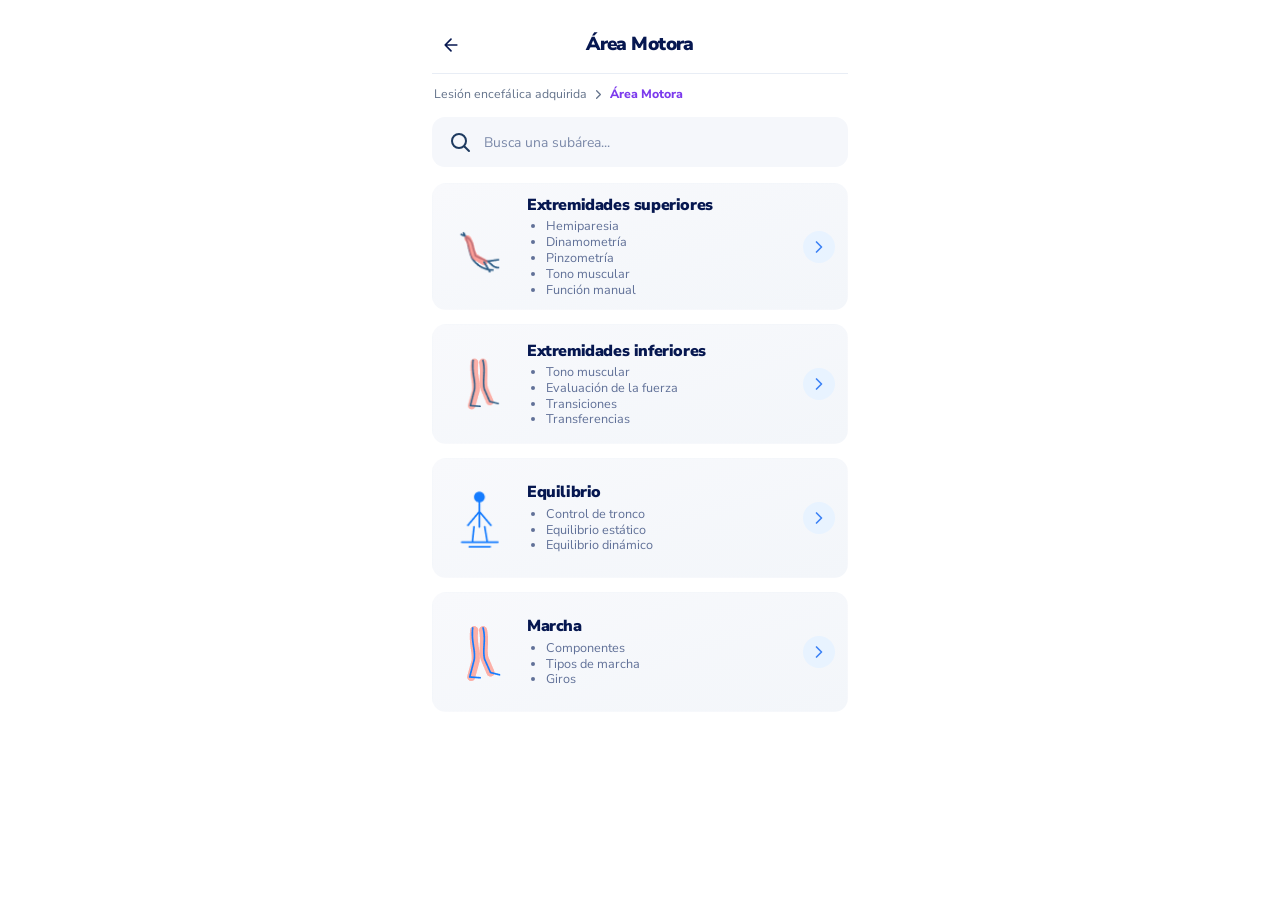
<file: index.html>
<!DOCTYPE html>
<html lang="es">
<head>
<meta charset="UTF-8">
<meta name="viewport" content="width=device-width, initial-scale=1, viewport-fit=cover">
<title>Área Motora · Consulta fisioterapia</title>
<link rel="preconnect" href="https://fonts.googleapis.com">
<link rel="preconnect" href="https://fonts.gstatic.com" crossorigin>
<link href="https://fonts.googleapis.com/css2?family=Montserrat:wght@400;600;700&family=Nunito+Sans:wght@300;400;800;900&display=swap" rel="stylesheet">
<link rel="stylesheet" href="css/styles.css">
</head>
<body>
<main class="app">
<header class="header light"><span class="back" aria-hidden="true"><i data-i="back" class=""></i></span><h1>Área Motora</h1></header>
<nav class="crumbs" aria-label="Ruta de navegación"><span>Lesión encefálica adquirida</span><i data-i="sep" class="sep"></i><span class="current" aria-current="page">Área Motora</span></nav>
<label class="search"><i data-i="search" class=""></i><input type="search" placeholder="Busca una subárea..." aria-label="Busca una subárea..."></label><div class="cards" data-search><div class="card disabled" aria-disabled="true"><img src="assets/img/ext-sup.png" alt=""><div><h2>Extremidades superiores</h2><ul><li>Hemiparesia</li><li>Dinamometría</li><li>Pinzometría</li><li>Tono muscular</li><li>Función manual</li></ul></div><span class="chip"><i data-i="next" class=""></i></span></div><div class="card disabled" aria-disabled="true"><img src="assets/img/ext-inf.png" alt=""><div><h2>Extremidades inferiores</h2><ul><li>Tono muscular</li><li>Evaluación de la fuerza</li><li>Transiciones</li><li>Transferencias</li></ul></div><span class="chip"><i data-i="next" class=""></i></span></div><div class="card disabled" aria-disabled="true"><img src="assets/img/equilibrio.png" alt=""><div><h2>Equilibrio</h2><ul><li>Control de tronco</li><li>Equilibrio estático</li><li>Equilibrio dinámico</li></ul></div><span class="chip"><i data-i="next" class=""></i></span></div><a class="card" href="marcha.html"><img src="assets/img/marcha.png" alt=""><div><h2>Marcha</h2><ul><li>Componentes</li><li>Tipos de marcha</li><li>Giros</li></ul></div><span class="chip"><i data-i="next" class=""></i></span></a></div><p class="empty">Sin resultados</p>
</main>

<script src="js/app.js"></script>
</body>
</html>
</file>
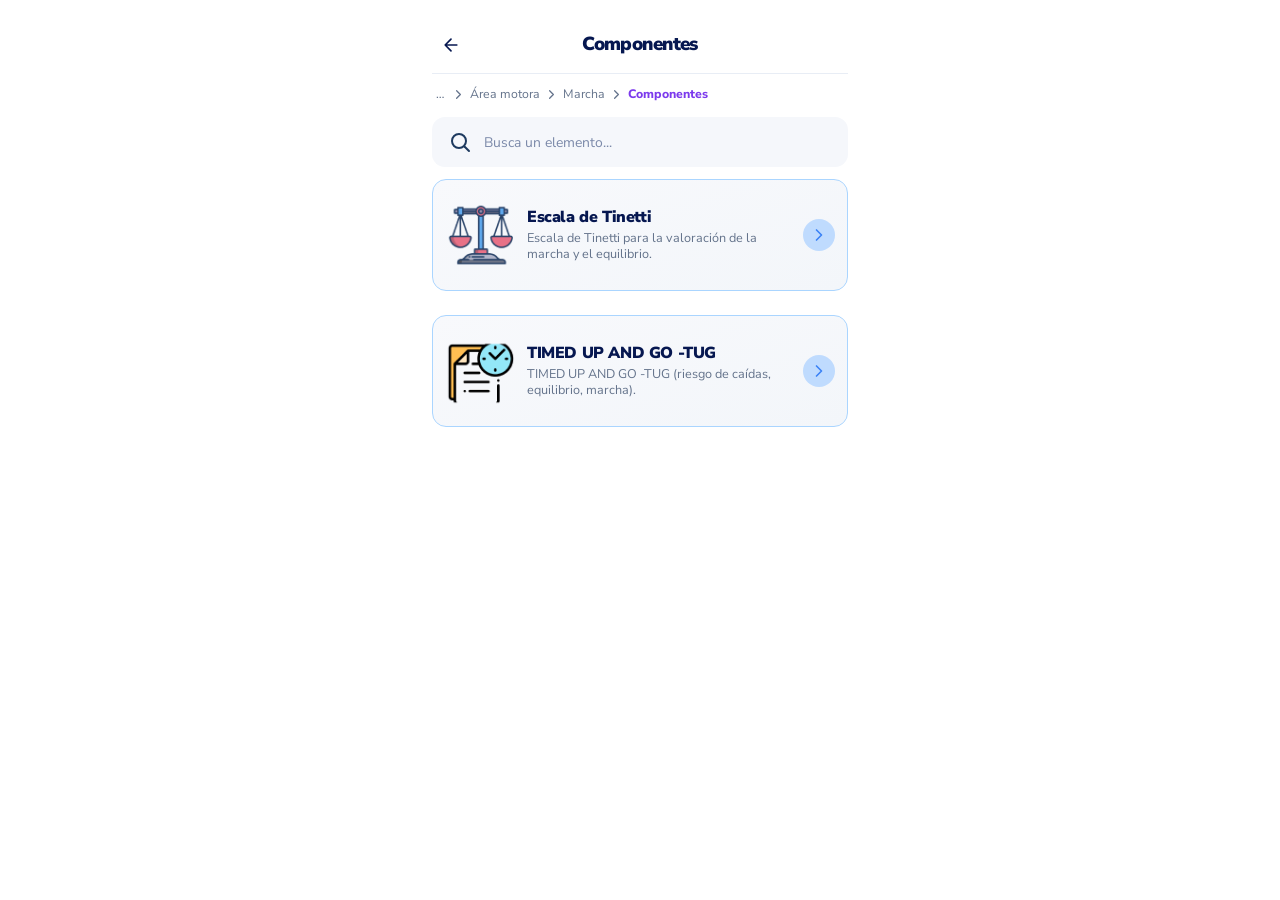
<file: componentes.html>
<!DOCTYPE html>
<html lang="es">
<head>
<meta charset="UTF-8">
<meta name="viewport" content="width=device-width, initial-scale=1, viewport-fit=cover">
<title>Componentes · Consulta fisioterapia</title>
<link rel="preconnect" href="https://fonts.googleapis.com">
<link rel="preconnect" href="https://fonts.gstatic.com" crossorigin>
<link href="https://fonts.googleapis.com/css2?family=Montserrat:wght@400;600;700&family=Nunito+Sans:wght@300;400;800;900&display=swap" rel="stylesheet">
<link rel="stylesheet" href="css/styles.css">
</head>
<body>
<main class="app">
<header class="header light"><a class="back" href="marcha.html" aria-label="Regresar"><i data-i="back" class=""></i></a><h1>Componentes</h1></header>
<nav class="crumbs" aria-label="Ruta de navegación"><span>Lesión encefálica adquirida</span><i data-i="sep" class="sep"></i><a href="index.html">Área motora</a><i data-i="sep" class="sep"></i><a href="marcha.html">Marcha</a><i data-i="sep" class="sep"></i><span class="current" aria-current="page">Componentes</span></nav>
<label class="search"><i data-i="search" class=""></i><input type="search" placeholder="Busca un elemento..." aria-label="Busca un elemento..."></label><div class="items" data-search><a class="item" href="tinetti.html"><img src="assets/img/tinetti.png" alt=""><div><h2>Escala de Tinetti</h2><p>Escala de Tinetti para la valoración de la marcha y el equilibrio.</p></div><span class="chip"><i data-i="next" class=""></i></span></a><a class="item" href="tug.html"><img src="assets/img/tug.png" alt=""><div><h2>TIMED UP AND GO -TUG</h2><p>TIMED UP AND GO -TUG  (riesgo de caídas, equilibrio, marcha).</p></div><span class="chip"><i data-i="next" class=""></i></span></a></div><p class="empty">Sin resultados</p>
</main>

<script src="js/app.js"></script>
</body>
</html>
</file>
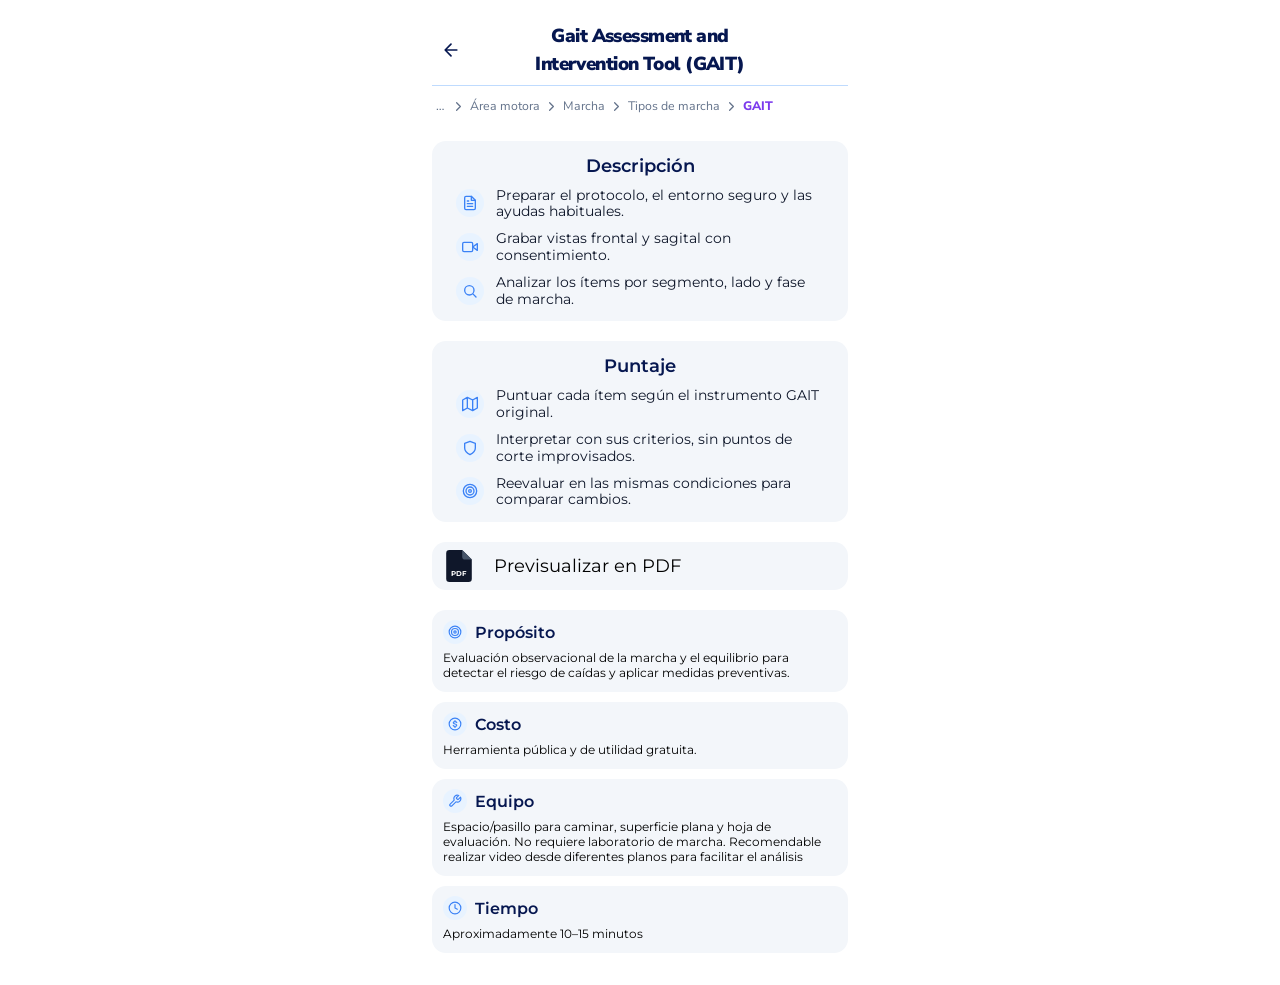
<file: gait.html>
<!DOCTYPE html>
<html lang="es">
<head>
<meta charset="UTF-8">
<meta name="viewport" content="width=device-width, initial-scale=1, viewport-fit=cover">
<title>Gait Assessment and Intervention Tool (GAIT) · Consulta fisioterapia</title>
<link rel="preconnect" href="https://fonts.googleapis.com">
<link rel="preconnect" href="https://fonts.gstatic.com" crossorigin>
<link href="https://fonts.googleapis.com/css2?family=Montserrat:wght@400;600;700&family=Nunito+Sans:wght@300;400;800;900&display=swap" rel="stylesheet">
<link rel="stylesheet" href="css/styles.css">
</head>
<body>
<main class="app">
<header class="header"><a class="back" href="tipos.html" aria-label="Regresar"><i data-i="back" class=""></i></a><h1>Gait Assessment and<br>Intervention Tool (GAIT)</h1></header>
<nav class="crumbs" aria-label="Ruta de navegación"><span>Lesión encefálica adquirida</span><i data-i="sep" class="sep"></i><a href="index.html">Área motora</a><i data-i="sep" class="sep"></i><a href="marcha.html">Marcha</a><i data-i="sep" class="sep"></i><a href="tipos.html">Tipos de marcha</a><i data-i="sep" class="sep"></i><span class="current" aria-current="page">GAIT</span></nav>
<div class="content"><section class="box"><h3>Descripción</h3><ul class="vlist"><li><span class="ic"><i data-i="file" class=""></i></span><p>Preparar el protocolo, el entorno seguro y las ayudas habituales.</p></li><li><span class="ic"><i data-i="video" class=""></i></span><p>Grabar vistas frontal y sagital con consentimiento.</p></li><li><span class="ic"><i data-i="search" class=""></i></span><p>Analizar los ítems por segmento, lado y fase de marcha.</p></li></ul></section><section class="box"><h3>Puntaje</h3><ul class="vlist"><li><span class="ic"><i data-i="map" class=""></i></span><p>Puntuar cada ítem según el instrumento GAIT original.</p></li><li><span class="ic"><i data-i="shield" class=""></i></span><p>Interpretar con sus criterios, sin puntos de corte improvisados.</p></li><li><span class="ic"><i data-i="target" class=""></i></span><p>Reevaluar en las mismas condiciones para comparar cambios.</p></li></ul></section><button class="pdf-btn" data-pdf="gait" data-pages="7"><svg viewBox="0 0 16 20" aria-hidden="true"><path d="M2 0h8l6 6v12a2 2 0 0 1-2 2H2a2 2 0 0 1-2-2V2a2 2 0 0 1 2-2z" fill="#0f172a"/><path d="M10 0v4a2 2 0 0 0 2 2h4z" fill="#475569"/><text x="8" y="16" fill="#fff" font-size="4.2" font-weight="700" font-family="Montserrat,sans-serif" text-anchor="middle">PDF</text></svg>Previsualizar en PDF</button><div class="info"><section><h4><span class="ic"><i data-i="target" class=""></i></span>Propósito</h4><p>Evaluación observacional de la marcha y el equilibrio para detectar el riesgo de caídas y aplicar medidas preventivas.</p></section><section><h4><span class="ic"><i data-i="coin" class=""></i></span>Costo</h4><p>Herramienta pública y de utilidad gratuita.</p></section><section><h4><span class="ic"><i data-i="tool" class=""></i></span>Equipo</h4><p>Espacio/pasillo para caminar, superficie plana y hoja de evaluación. No requiere laboratorio de marcha. Recomendable realizar video desde diferentes planos para facilitar el análisis</p></section><section><h4><span class="ic"><i data-i="clock" class=""></i></span>Tiempo</h4><p>Aproximadamente 10–15 minutos</p></section></div></div>
</main>
<div class="modal" role="dialog" aria-modal="true" aria-label="Visualizador de PDF">
<button class="close" aria-label="Cerrar"><i data-i="x" class=""></i></button>
<div class="sheet"><img alt="Página del documento"></div>
<div class="pager"><button data-go="-1" aria-label="Página anterior"><i data-i="prev" class=""></i></button><span class="num">1</span>-<span class="total">1</span><button data-go="1" aria-label="Página siguiente"><i data-i="next" class=""></i></button></div>
<a class="open-pdf" target="_blank" rel="noopener">Abrir PDF completo</a>
</div>
<script src="js/app.js"></script>
</body>
</html>
</file>
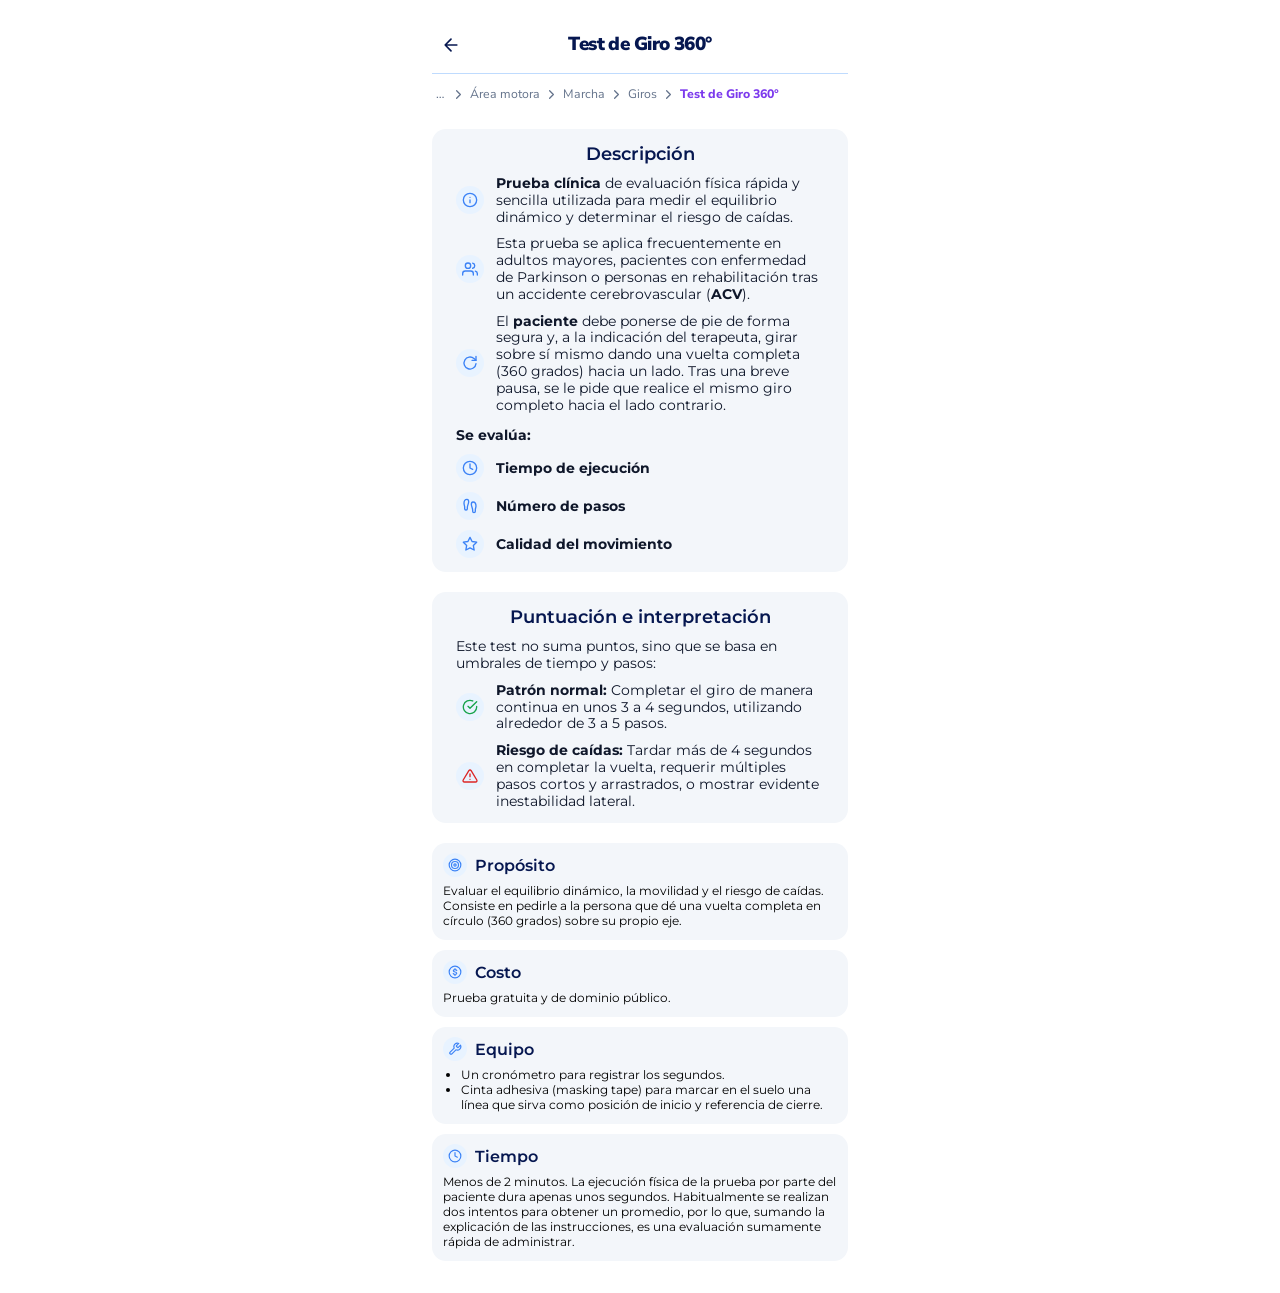
<file: giro360.html>
<!DOCTYPE html>
<html lang="es">
<head>
<meta charset="UTF-8">
<meta name="viewport" content="width=device-width, initial-scale=1, viewport-fit=cover">
<title>Test de Giro 360° · Consulta fisioterapia</title>
<link rel="preconnect" href="https://fonts.googleapis.com">
<link rel="preconnect" href="https://fonts.gstatic.com" crossorigin>
<link href="https://fonts.googleapis.com/css2?family=Montserrat:wght@400;600;700&family=Nunito+Sans:wght@300;400;800;900&display=swap" rel="stylesheet">
<link rel="stylesheet" href="css/styles.css">
</head>
<body>
<main class="app">
<header class="header"><a class="back" href="giros.html" aria-label="Regresar"><i data-i="back" class=""></i></a><h1>Test de Giro 360°</h1></header>
<nav class="crumbs" aria-label="Ruta de navegación"><span>Lesión encefálica adquirida</span><i data-i="sep" class="sep"></i><a href="index.html">Área motora</a><i data-i="sep" class="sep"></i><a href="marcha.html">Marcha</a><i data-i="sep" class="sep"></i><a href="giros.html">Giros</a><i data-i="sep" class="sep"></i><span class="current" aria-current="page">Test de Giro 360°</span></nav>
<div class="content"><section class="box"><h3>Descripción</h3><ul class="vlist"><li><span class="ic"><i data-i="info" class=""></i></span><p><b>Prueba clínica</b> de evaluación física rápida y sencilla utilizada para medir el equilibrio dinámico y determinar el riesgo de caídas.</p></li><li><span class="ic"><i data-i="users" class=""></i></span><p>Esta prueba se aplica frecuentemente en adultos mayores, pacientes con enfermedad de Parkinson o personas en rehabilitación tras un accidente cerebrovascular (<b>ACV</b>).</p></li><li><span class="ic"><i data-i="rotate" class=""></i></span><p>El <b>paciente</b> debe ponerse de pie de forma segura y, a la indicación del terapeuta, girar sobre sí mismo dando una vuelta completa (360 grados) hacia un lado. Tras una breve pausa, se le pide que realice el mismo giro completo hacia el lado contrario.</p></li></ul><p style="margin:14px 0 10px"><b>Se evalúa:</b></p><ul class="vlist"><li><span class="ic"><i data-i="clock" class=""></i></span><p><b>Tiempo de ejecución</b></p></li><li><span class="ic"><i data-i="steps" class=""></i></span><p><b>Número de pasos</b></p></li><li><span class="ic"><i data-i="star" class=""></i></span><p><b>Calidad del movimiento</b></p></li></ul></section><section class="box"><h3>Puntuación e interpretación</h3><p>Este test no suma puntos, sino que se basa en umbrales de tiempo y pasos:</p><ul class="vlist"><li><span class="ic ok"><i data-i="check" class=""></i></span><p><b>Patrón normal:</b> Completar el giro de manera continua en unos 3 a 4 segundos, utilizando alrededor de 3 a 5 pasos.</p></li><li><span class="ic bad"><i data-i="alert" class=""></i></span><p><b>Riesgo de caídas:</b> Tardar más de 4 segundos en completar la vuelta, requerir múltiples pasos cortos y arrastrados, o mostrar evidente inestabilidad lateral.</p></li></ul></section><div class="info"><section><h4><span class="ic"><i data-i="target" class=""></i></span>Propósito</h4><p>Evaluar el equilibrio dinámico, la movilidad y el riesgo de caídas. Consiste en pedirle a la persona que dé una vuelta completa en círculo (360 grados) sobre su propio eje.</p></section><section><h4><span class="ic"><i data-i="coin" class=""></i></span>Costo</h4><p>Prueba gratuita y de dominio público.</p></section><section><h4><span class="ic"><i data-i="tool" class=""></i></span>Equipo</h4><ul><li>Un cronómetro para registrar los segundos.</li><li>Cinta adhesiva (masking tape) para marcar en el suelo una línea que sirva como posición de inicio y referencia de cierre.</li></ul></section><section><h4><span class="ic"><i data-i="clock" class=""></i></span>Tiempo</h4><p>Menos de 2 minutos. La ejecución física de la prueba por parte del paciente dura apenas unos segundos. Habitualmente se realizan dos intentos para obtener un promedio, por lo que, sumando la explicación de las instrucciones, es una evaluación sumamente rápida de administrar.</p></section></div></div>
</main>

<script src="js/app.js"></script>
</body>
</html>
</file>
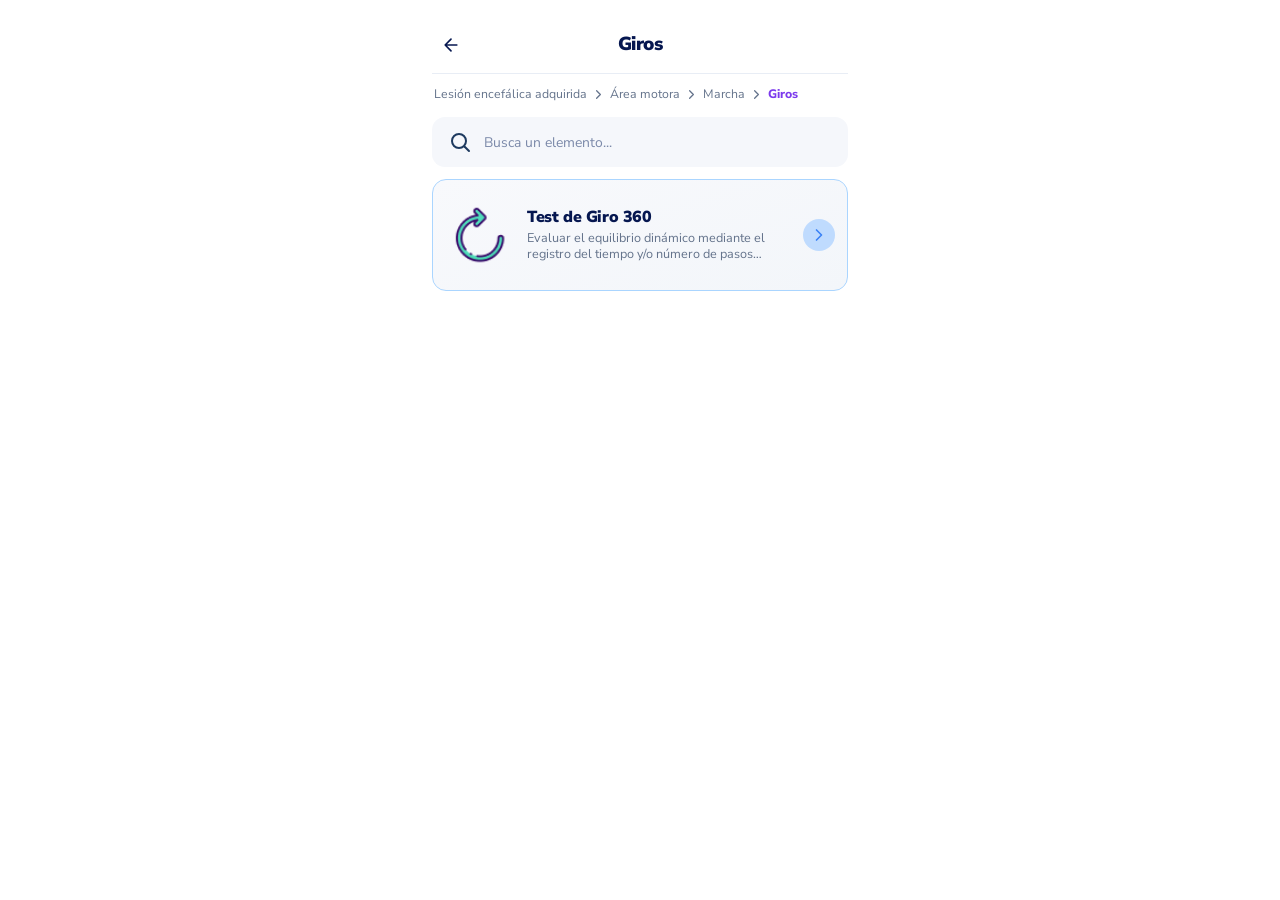
<file: giros.html>
<!DOCTYPE html>
<html lang="es">
<head>
<meta charset="UTF-8">
<meta name="viewport" content="width=device-width, initial-scale=1, viewport-fit=cover">
<title>Giros · Consulta fisioterapia</title>
<link rel="preconnect" href="https://fonts.googleapis.com">
<link rel="preconnect" href="https://fonts.gstatic.com" crossorigin>
<link href="https://fonts.googleapis.com/css2?family=Montserrat:wght@400;600;700&family=Nunito+Sans:wght@300;400;800;900&display=swap" rel="stylesheet">
<link rel="stylesheet" href="css/styles.css">
</head>
<body>
<main class="app">
<header class="header light"><a class="back" href="marcha.html" aria-label="Regresar"><i data-i="back" class=""></i></a><h1>Giros</h1></header>
<nav class="crumbs" aria-label="Ruta de navegación"><span>Lesión encefálica adquirida</span><i data-i="sep" class="sep"></i><a href="index.html">Área motora</a><i data-i="sep" class="sep"></i><a href="marcha.html">Marcha</a><i data-i="sep" class="sep"></i><span class="current" aria-current="page">Giros</span></nav>
<label class="search"><i data-i="search" class=""></i><input type="search" placeholder="Busca un elemento..." aria-label="Busca un elemento..."></label><div class="items" data-search><a class="item" href="giro360.html"><img src="assets/img/giro360.png" alt=""><div><h2>Test de Giro 360</h2><p>Evaluar el equilibrio dinámico mediante el registro del tiempo y/o número de pasos…</p></div><span class="chip"><i data-i="next" class=""></i></span></a></div><p class="empty">Sin resultados</p>
</main>

<script src="js/app.js"></script>
</body>
</html>
</file>
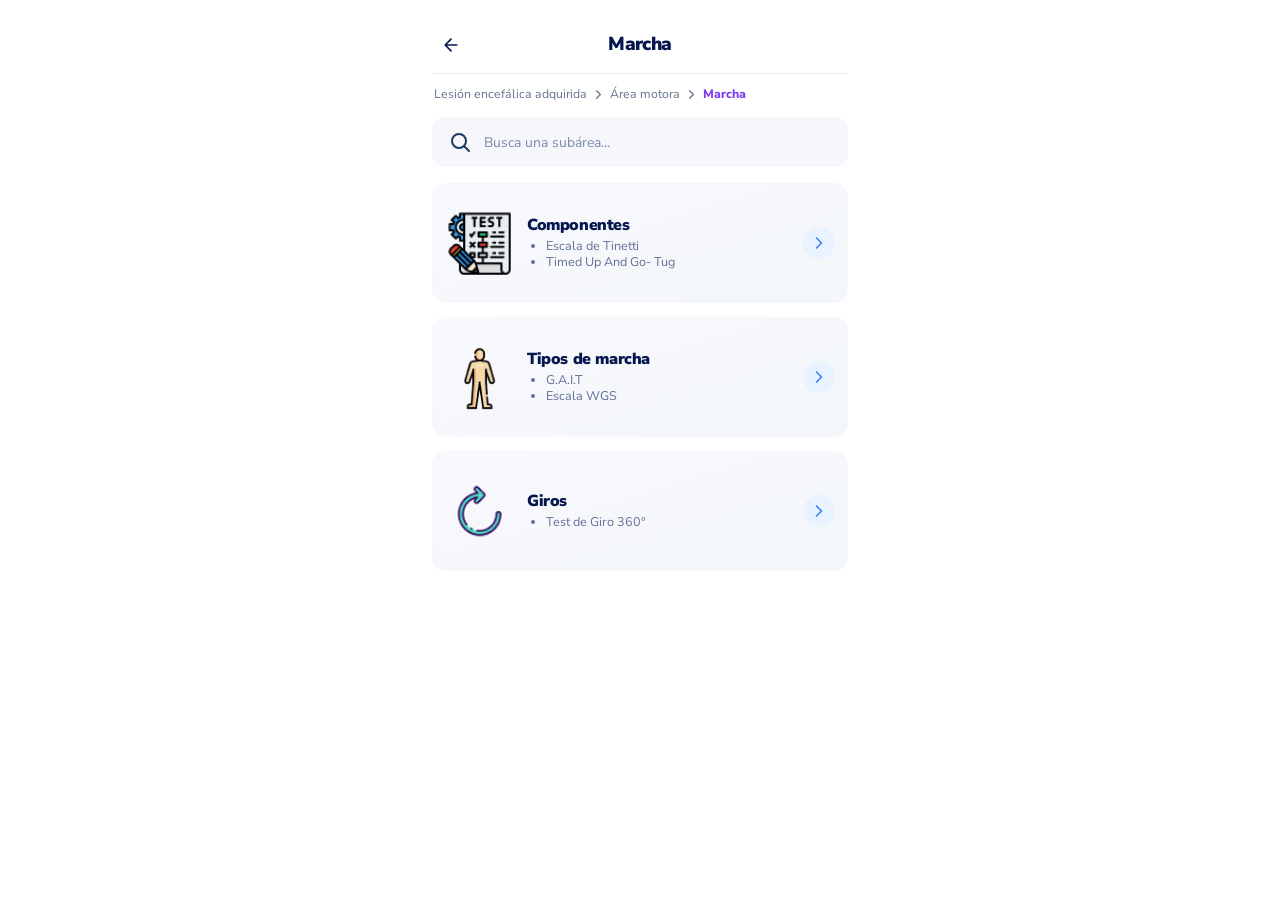
<file: marcha.html>
<!DOCTYPE html>
<html lang="es">
<head>
<meta charset="UTF-8">
<meta name="viewport" content="width=device-width, initial-scale=1, viewport-fit=cover">
<title>Marcha · Consulta fisioterapia</title>
<link rel="preconnect" href="https://fonts.googleapis.com">
<link rel="preconnect" href="https://fonts.gstatic.com" crossorigin>
<link href="https://fonts.googleapis.com/css2?family=Montserrat:wght@400;600;700&family=Nunito+Sans:wght@300;400;800;900&display=swap" rel="stylesheet">
<link rel="stylesheet" href="css/styles.css">
</head>
<body>
<main class="app">
<header class="header light"><a class="back" href="index.html" aria-label="Regresar"><i data-i="back" class=""></i></a><h1>Marcha</h1></header>
<nav class="crumbs" aria-label="Ruta de navegación"><span>Lesión encefálica adquirida</span><i data-i="sep" class="sep"></i><a href="index.html">Área motora</a><i data-i="sep" class="sep"></i><span class="current" aria-current="page">Marcha</span></nav>
<label class="search"><i data-i="search" class=""></i><input type="search" placeholder="Busca una subárea..." aria-label="Busca una subárea..."></label><div class="cards" data-search><a class="card" href="componentes.html"><img src="assets/img/componentes.png" alt=""><div><h2>Componentes</h2><ul><li>Escala de Tinetti</li><li>Timed Up And Go- Tug</li></ul></div><span class="chip"><i data-i="next" class=""></i></span></a><a class="card" href="tipos.html"><img src="assets/img/tipos.png" alt=""><div><h2>Tipos de marcha</h2><ul><li>G.A.I.T</li><li>Escala WGS</li></ul></div><span class="chip"><i data-i="next" class=""></i></span></a><a class="card" href="giros.html"><img src="assets/img/giros.png" alt=""><div><h2>Giros</h2><ul><li>Test de Giro 360°</li></ul></div><span class="chip"><i data-i="next" class=""></i></span></a></div><p class="empty">Sin resultados</p>
</main>

<script src="js/app.js"></script>
</body>
</html>
</file>
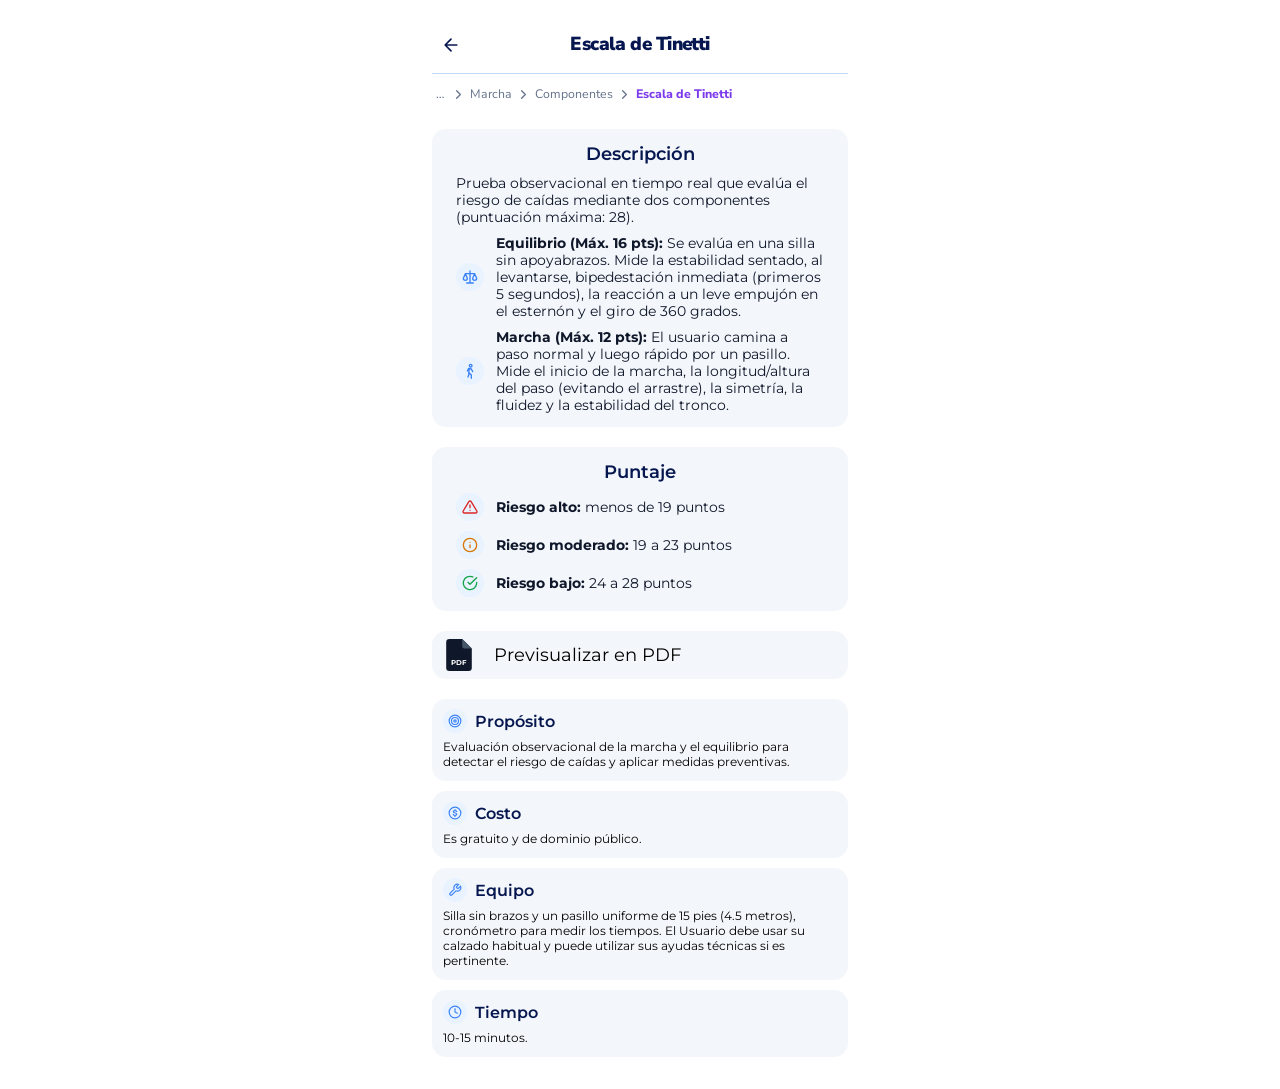
<file: tinetti.html>
<!DOCTYPE html>
<html lang="es">
<head>
<meta charset="UTF-8">
<meta name="viewport" content="width=device-width, initial-scale=1, viewport-fit=cover">
<title>Escala de Tinetti · Consulta fisioterapia</title>
<link rel="preconnect" href="https://fonts.googleapis.com">
<link rel="preconnect" href="https://fonts.gstatic.com" crossorigin>
<link href="https://fonts.googleapis.com/css2?family=Montserrat:wght@400;600;700&family=Nunito+Sans:wght@300;400;800;900&display=swap" rel="stylesheet">
<link rel="stylesheet" href="css/styles.css">
</head>
<body>
<main class="app">
<header class="header"><a class="back" href="componentes.html" aria-label="Regresar"><i data-i="back" class=""></i></a><h1>Escala de Tinetti</h1></header>
<nav class="crumbs" aria-label="Ruta de navegación"><span>Lesión encefálica adquirida</span><i data-i="sep" class="sep"></i><a href="index.html">Área motora</a><i data-i="sep" class="sep"></i><a href="marcha.html">Marcha</a><i data-i="sep" class="sep"></i><a href="componentes.html">Componentes</a><i data-i="sep" class="sep"></i><span class="current" aria-current="page">Escala de Tinetti</span></nav>
<div class="content"><section class="box"><h3>Descripción</h3><p>Prueba observacional en tiempo real que evalúa el riesgo de caídas mediante dos componentes (puntuación máxima: 28).</p><ul class="vlist"><li><span class="ic"><i data-i="scale" class=""></i></span><p><b>Equilibrio (Máx. 16 pts):</b> Se evalúa en una silla sin apoyabrazos. Mide la estabilidad sentado, al levantarse, bipedestación inmediata (primeros 5 segundos), la reacción a un leve empujón en el esternón y el giro de 360 grados.</p></li><li><span class="ic"><i data-i="walk" class=""></i></span><p><b>Marcha (Máx. 12 pts):</b> El usuario camina a paso normal y luego rápido por un pasillo. Mide el inicio de la marcha, la longitud/altura del paso (evitando el arrastre), la simetría, la fluidez y la estabilidad del tronco.</p></li></ul></section><section class="box"><h3>Puntaje</h3><ul class="vlist"><li><span class="ic bad"><i data-i="alert" class=""></i></span><p><b>Riesgo alto:</b> menos de 19 puntos</p></li><li><span class="ic warn"><i data-i="info" class=""></i></span><p><b>Riesgo moderado:</b> 19 a 23 puntos</p></li><li><span class="ic ok"><i data-i="check" class=""></i></span><p><b>Riesgo bajo:</b> 24 a 28 puntos</p></li></ul></section><button class="pdf-btn" data-pdf="tinetti" data-pages="2"><svg viewBox="0 0 16 20" aria-hidden="true"><path d="M2 0h8l6 6v12a2 2 0 0 1-2 2H2a2 2 0 0 1-2-2V2a2 2 0 0 1 2-2z" fill="#0f172a"/><path d="M10 0v4a2 2 0 0 0 2 2h4z" fill="#475569"/><text x="8" y="16" fill="#fff" font-size="4.2" font-weight="700" font-family="Montserrat,sans-serif" text-anchor="middle">PDF</text></svg>Previsualizar en PDF</button><div class="info"><section><h4><span class="ic"><i data-i="target" class=""></i></span>Propósito</h4><p>Evaluación observacional de la marcha y el equilibrio para detectar el riesgo de caídas y aplicar medidas preventivas.</p></section><section><h4><span class="ic"><i data-i="coin" class=""></i></span>Costo</h4><p>Es gratuito y de dominio público.</p></section><section><h4><span class="ic"><i data-i="tool" class=""></i></span>Equipo</h4><p>Silla sin brazos y un pasillo uniforme de 15 pies (4.5 metros), cronómetro para medir los tiempos. El Usuario debe usar su calzado habitual y puede utilizar sus ayudas técnicas si es pertinente.</p></section><section><h4><span class="ic"><i data-i="clock" class=""></i></span>Tiempo</h4><p>10-15 minutos.</p></section></div></div>
</main>
<div class="modal" role="dialog" aria-modal="true" aria-label="Visualizador de PDF">
<button class="close" aria-label="Cerrar"><i data-i="x" class=""></i></button>
<div class="sheet"><img alt="Página del documento"></div>
<div class="pager"><button data-go="-1" aria-label="Página anterior"><i data-i="prev" class=""></i></button><span class="num">1</span>-<span class="total">1</span><button data-go="1" aria-label="Página siguiente"><i data-i="next" class=""></i></button></div>
<a class="open-pdf" target="_blank" rel="noopener">Abrir PDF completo</a>
</div>
<script src="js/app.js"></script>
</body>
</html>
</file>
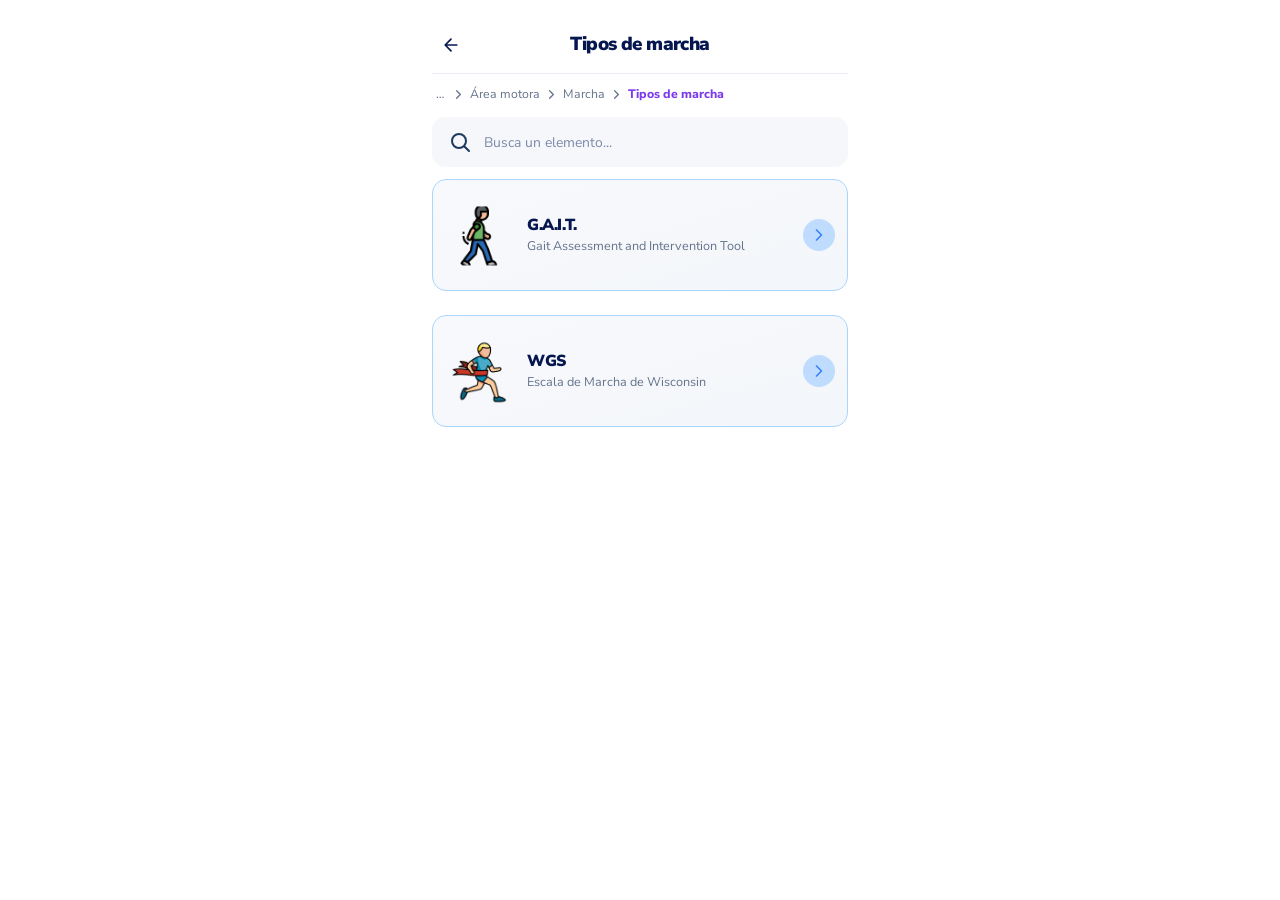
<file: tipos.html>
<!DOCTYPE html>
<html lang="es">
<head>
<meta charset="UTF-8">
<meta name="viewport" content="width=device-width, initial-scale=1, viewport-fit=cover">
<title>Tipos de marcha · Consulta fisioterapia</title>
<link rel="preconnect" href="https://fonts.googleapis.com">
<link rel="preconnect" href="https://fonts.gstatic.com" crossorigin>
<link href="https://fonts.googleapis.com/css2?family=Montserrat:wght@400;600;700&family=Nunito+Sans:wght@300;400;800;900&display=swap" rel="stylesheet">
<link rel="stylesheet" href="css/styles.css">
</head>
<body>
<main class="app">
<header class="header light"><a class="back" href="marcha.html" aria-label="Regresar"><i data-i="back" class=""></i></a><h1>Tipos de marcha</h1></header>
<nav class="crumbs" aria-label="Ruta de navegación"><span>Lesión encefálica adquirida</span><i data-i="sep" class="sep"></i><a href="index.html">Área motora</a><i data-i="sep" class="sep"></i><a href="marcha.html">Marcha</a><i data-i="sep" class="sep"></i><span class="current" aria-current="page">Tipos de marcha</span></nav>
<label class="search"><i data-i="search" class=""></i><input type="search" placeholder="Busca un elemento..." aria-label="Busca un elemento..."></label><div class="items" data-search><a class="item" href="gait.html"><img src="assets/img/gait.png" alt=""><div><h2>G.A.I.T.</h2><p>Gait Assessment and Intervention Tool</p></div><span class="chip"><i data-i="next" class=""></i></span></a><a class="item" href="wgs.html"><img src="assets/img/wgs.png" alt=""><div><h2>WGS</h2><p>Escala de Marcha de Wisconsin</p></div><span class="chip"><i data-i="next" class=""></i></span></a></div><p class="empty">Sin resultados</p>
</main>

<script src="js/app.js"></script>
</body>
</html>
</file>
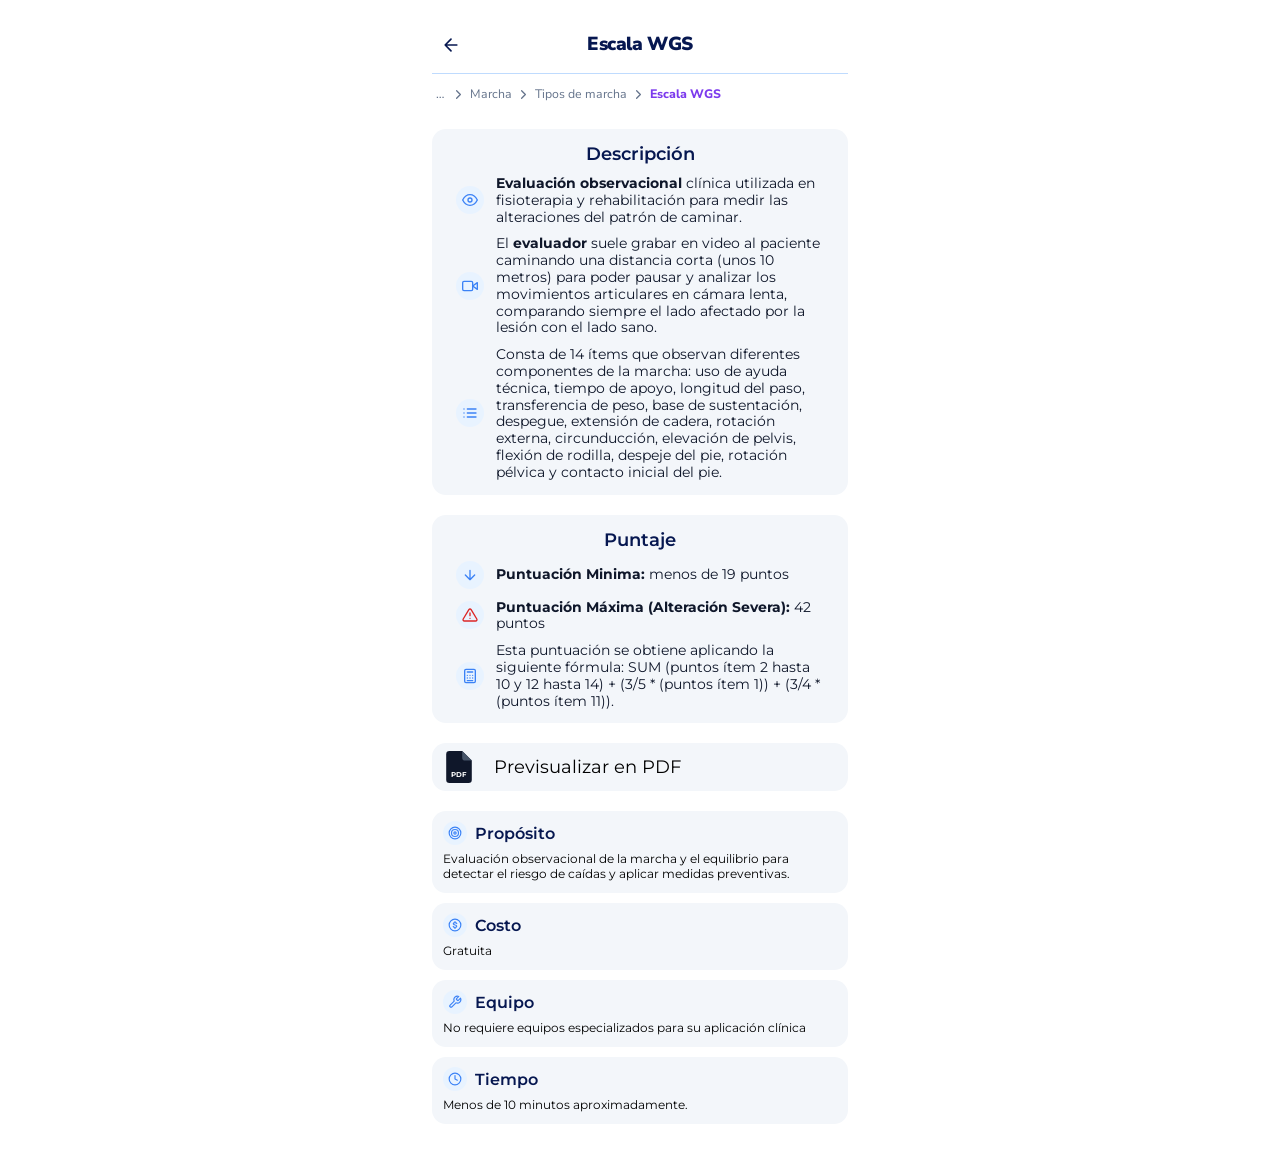
<file: wgs.html>
<!DOCTYPE html>
<html lang="es">
<head>
<meta charset="UTF-8">
<meta name="viewport" content="width=device-width, initial-scale=1, viewport-fit=cover">
<title>Escala WGS · Consulta fisioterapia</title>
<link rel="preconnect" href="https://fonts.googleapis.com">
<link rel="preconnect" href="https://fonts.gstatic.com" crossorigin>
<link href="https://fonts.googleapis.com/css2?family=Montserrat:wght@400;600;700&family=Nunito+Sans:wght@300;400;800;900&display=swap" rel="stylesheet">
<link rel="stylesheet" href="css/styles.css">
</head>
<body>
<main class="app">
<header class="header"><a class="back" href="tipos.html" aria-label="Regresar"><i data-i="back" class=""></i></a><h1>Escala WGS</h1></header>
<nav class="crumbs" aria-label="Ruta de navegación"><span>Lesión encefálica adquirida</span><i data-i="sep" class="sep"></i><a href="index.html">Área motora</a><i data-i="sep" class="sep"></i><a href="marcha.html">Marcha</a><i data-i="sep" class="sep"></i><a href="tipos.html">Tipos de marcha</a><i data-i="sep" class="sep"></i><span class="current" aria-current="page">Escala WGS</span></nav>
<div class="content"><section class="box"><h3>Descripción</h3><ul class="vlist"><li><span class="ic"><i data-i="eye" class=""></i></span><p><b>Evaluación observacional</b> clínica utilizada en fisioterapia y rehabilitación para medir las alteraciones del patrón de caminar.</p></li><li><span class="ic"><i data-i="video" class=""></i></span><p>El <b>evaluador</b> suele grabar en video al paciente caminando una distancia corta (unos 10 metros) para poder pausar y analizar los movimientos articulares en cámara lenta, comparando siempre el lado afectado por la lesión con el lado sano.</p></li><li><span class="ic"><i data-i="list" class=""></i></span><p>Consta de 14 ítems que observan diferentes componentes de la marcha: uso de ayuda técnica, tiempo de apoyo, longitud del paso, transferencia de peso, base de sustentación, despegue, extensión de cadera, rotación externa, circunducción, elevación de pelvis, flexión de rodilla, despeje del pie, rotación pélvica y contacto inicial del pie.</p></li></ul></section><section class="box"><h3>Puntaje</h3><ul class="vlist"><li><span class="ic"><i data-i="down" class=""></i></span><p><b>Puntuación Minima:</b> menos de 19 puntos</p></li><li><span class="ic bad"><i data-i="alert" class=""></i></span><p><b>Puntuación Máxima (Alteración Severa):</b> 42 puntos</p></li><li><span class="ic"><i data-i="calc" class=""></i></span><p>Esta puntuación se obtiene aplicando la siguiente fórmula: SUM (puntos ítem 2 hasta 10 y 12 hasta 14) + (3/5 * (puntos ítem 1)) + (3/4 * (puntos ítem 11)).</p></li></ul></section><button class="pdf-btn" data-pdf="wgs" data-pages="2"><svg viewBox="0 0 16 20" aria-hidden="true"><path d="M2 0h8l6 6v12a2 2 0 0 1-2 2H2a2 2 0 0 1-2-2V2a2 2 0 0 1 2-2z" fill="#0f172a"/><path d="M10 0v4a2 2 0 0 0 2 2h4z" fill="#475569"/><text x="8" y="16" fill="#fff" font-size="4.2" font-weight="700" font-family="Montserrat,sans-serif" text-anchor="middle">PDF</text></svg>Previsualizar en PDF</button><div class="info"><section><h4><span class="ic"><i data-i="target" class=""></i></span>Propósito</h4><p>Evaluación observacional de la marcha y el equilibrio para detectar el riesgo de caídas y aplicar medidas preventivas.</p></section><section><h4><span class="ic"><i data-i="coin" class=""></i></span>Costo</h4><p>Gratuita</p></section><section><h4><span class="ic"><i data-i="tool" class=""></i></span>Equipo</h4><p>No requiere equipos especializados para su aplicación clínica</p></section><section><h4><span class="ic"><i data-i="clock" class=""></i></span>Tiempo</h4><p>Menos de 10 minutos aproximadamente.</p></section></div></div>
</main>
<div class="modal" role="dialog" aria-modal="true" aria-label="Visualizador de PDF">
<button class="close" aria-label="Cerrar"><i data-i="x" class=""></i></button>
<div class="sheet"><img alt="Página del documento"></div>
<div class="pager"><button data-go="-1" aria-label="Página anterior"><i data-i="prev" class=""></i></button><span class="num">1</span>-<span class="total">1</span><button data-go="1" aria-label="Página siguiente"><i data-i="next" class=""></i></button></div>
<a class="open-pdf" target="_blank" rel="noopener">Abrir PDF completo</a>
</div>
<script src="js/app.js"></script>
</body>
</html>
</file>
<file: css/styles.css>
/* ===== Tokens (tomados de Figma) ===== */
:root {
  --header: #061750;
  --text: #0f172a;
  --muted: #64738b;
  --list: #617198;
  --placeholder: #7b89a9;
  --active: #7c3aed;
  --primary: #3b82f6;
  --chip: #e8f3ff;
  --chip-strong: #bfdbfe;
  --card-border: #aad5ff;
  --section: #f3f6fa;
  --search: #f5f7fb;
  --line: #e8edf5;
  --card-grad: linear-gradient(163deg, #f8f9fc 0%, #f3f6fa 100%);
  --nunito: "Nunito Sans", system-ui, sans-serif;
  --mont: "Montserrat", system-ui, sans-serif;
}

* { box-sizing: border-box; margin: 0; padding: 0; }
html { -webkit-text-size-adjust: 100%; }
body { background: #fff; color: var(--text); font-family: var(--nunito); }
a { color: inherit; text-decoration: none; -webkit-tap-highlight-color: transparent; }
button { font: inherit; background: none; border: 0; cursor: pointer; color: inherit; }

/* Contenedor móvil: ocupa el ancho del teléfono, máx. 450 px como en Figma */
.app {
  width: 100%; max-width: 450px; min-height: 100vh; min-height: 100dvh;
  margin: 0 auto; background: #fff;
  padding: max(16px, env(safe-area-inset-top)) 17px max(32px, env(safe-area-inset-bottom));
}

/* ===== Cabecera ===== */
.header {
  position: relative; display: flex; align-items: center; justify-content: center;
  min-height: 58px; padding: 6px 40px; border-bottom: .8px solid var(--chip-strong);
}
.header.light { border-color: var(--line); }
.header h1 {
  font-weight: 900; font-size: 18.88px; line-height: 28.32px; letter-spacing: -.5664px;
  color: var(--header); text-align: center;
}
.back {
  position: absolute; left: 0; top: 50%; transform: translateY(-50%);
  width: 38px; height: 38px; border-radius: 10px; display: grid; place-items: center; color: var(--header);
}
.back:active { background: var(--chip); }
.back svg { width: 20px; height: 20px; }

/* ===== Breadcrumb ===== */
.crumbs {
  display: flex; align-items: center; flex-wrap: nowrap; overflow: hidden;
  padding: 11px 2px; min-height: 41px; font-size: 12.32px; line-height: 18.48px; color: var(--muted);
  white-space: nowrap;
}
.crumbs a, .crumbs span { flex-shrink: 0; }
.crumbs a:active { color: var(--active); }
.crumbs .sep { width: 15px; height: 15px; margin: 0 4px; flex-shrink: 0; color: var(--muted); }
.crumbs .current { font-weight: 800; color: var(--active); flex-shrink: 1; overflow: hidden; text-overflow: ellipsis; }
.crumbs .dots { cursor: pointer; padding: 0 2px; letter-spacing: 1px; }

/* ===== Buscador ===== */
.search {
  display: flex; align-items: center; gap: 12px; height: 50px; padding: 0 16px;
  background: var(--search); border-radius: 13px; margin-top: 2px;
}
.search svg { width: 24px; height: 24px; color: #1e3a5f; flex-shrink: 0; }
.search input {
  flex: 1; min-width: 0; border: 0; background: transparent; outline: none;
  font-family: var(--nunito); font-size: 16px; color: var(--text);
}
.search input::placeholder { color: var(--placeholder); font-size: 13.92px; }
.empty { display: none; text-align: center; color: var(--muted); font-size: 13px; padding: 24px 0; }
.empty.show { display: block; }

/* ===== Tarjetas de subárea (Área motora / Marcha) ===== */
.cards { display: grid; gap: 14px; padding-top: 16px; }
.card {
  display: grid; grid-template-columns: 72px 1fr 32px; gap: 12px; align-items: center;
  min-height: 120px; padding: 12px 12px 12px 10px; border-radius: 14px; background: var(--card-grad);
  border: .8px solid transparent;
}
.card img { width: 72px; height: 72px; object-fit: contain; }
.card h2 { font-size: 16px; font-weight: 900; line-height: 18.4px; letter-spacing: -.4px; color: var(--header); }
.card ul { padding: 4px 0 0 19px; font-size: 12.64px; line-height: 15.8px; color: var(--list); }
.card.disabled { cursor: default; }
a.card:active { border-color: var(--card-border); }
.chip { width: 32px; height: 32px; border-radius: 16px; background: var(--chip); display: grid; place-items: center; color: var(--primary); }
.chip svg { width: 20px; height: 20px; }

/* ===== Tarjetas de elemento (Componentes / Tipos / Giros) ===== */
.items { display: grid; gap: 24px; padding-top: 12px; }
.item {
  display: grid; grid-template-columns: 72px 1fr 32px; gap: 12px; align-items: center;
  min-height: 112px; padding: 12px 12px 12px 10px; border-radius: 14px;
  background: var(--card-grad); border: .8px solid var(--card-border);
}
.item img { width: 72px; height: 72px; object-fit: contain; }
.item h2 { font-size: 16px; font-weight: 900; line-height: 18.4px; letter-spacing: -.4px; color: var(--header); }
.item p { padding-top: 4px; font-size: 12.64px; line-height: 15.8px; color: var(--muted); }
.item .chip { background: var(--chip-strong); }
.item:active { box-shadow: 0 0 0 2px var(--chip-strong); }

/* ===== Pantalla de elemento de información ===== */
.content { display: grid; gap: 20px; padding-top: 14px; }
.box { background: var(--section); border-radius: 14px; padding: 14px 24px; }
.box h3 { font-family: var(--mont); font-weight: 600; font-size: 18px; color: var(--header); text-align: center; margin-bottom: 10px; }
.box p, .box li { font-family: var(--mont); font-size: 14px; line-height: 1.2; color: var(--text); }
.box b { font-weight: 700; }
.box > p { margin-bottom: 10px; }
.vlist { display: grid; gap: 10px; list-style: none; }
.vlist li { display: flex; align-items: center; gap: 12px; }
.vlist .ic { width: 28px; height: 28px; border-radius: 14px; background: var(--chip); display: grid; place-items: center; color: var(--primary); flex-shrink: 0; }
.vlist .ic svg { width: 16px; height: 16px; }
.vlist .ic.ok { color: #16a34a; } .vlist .ic.warn { color: #d97706; } .vlist .ic.bad { color: #dc2626; }

/* Botón de PDF */
.pdf-btn {
  display: flex; align-items: center; gap: 22px; width: 100%; height: 48px; padding: 0 14px;
  background: var(--section); border-radius: 14px; font-family: var(--mont); font-size: 18px; color: #000; text-align: left;
}
.pdf-btn svg { width: 26px; height: 32px; flex-shrink: 0; }
.pdf-btn:active { box-shadow: 0 0 0 2px var(--chip-strong); }

/* Video */
.video { position: relative; display: block; width: 100%; max-width: 336px; margin: 0 auto; aspect-ratio: 16/9; border-radius: 6px; overflow: hidden; background: #000; }
.video img { width: 100%; height: 100%; object-fit: cover; display: block; }
.video .play { position: absolute; inset: 0; margin: auto; width: 48px; height: 48px; border-radius: 50%; background: rgba(15,23,42,.7); display: grid; place-items: center; color: #fff; }
.video .play svg { width: 22px; height: 22px; margin-left: 3px; }

/* Propósito / Costo / Equipo / Tiempo */
.info { display: grid; gap: 10px; }
.info section { background: var(--section); border-radius: 14px; padding: 10px 12px 12px 11px; }
.info h4 { display: flex; align-items: center; gap: 8px; font-family: var(--mont); font-weight: 600; font-size: 16px; color: var(--header); margin-bottom: 6px; }
.info h4 .ic { width: 24px; height: 24px; border-radius: 12px; background: var(--chip); display: grid; place-items: center; color: var(--primary); }
.info h4 .ic svg { width: 14px; height: 14px; }
.info p, .info li { font-family: var(--mont); font-size: 12px; line-height: 1.25; color: #000; }
.info ul { padding-left: 18px; }

/* ===== Visualizador (modal) ===== */
.modal { position: fixed; inset: 0; z-index: 10; display: none; flex-direction: column; align-items: center; justify-content: center; gap: 12px; padding: 16px; background: rgba(15,23,42,.6); }
.modal.open { display: flex; animation: fade .2s ease; }
@keyframes fade { from { opacity: 0; } }
.modal .close { position: absolute; top: max(14px, env(safe-area-inset-top)); right: 14px; width: 38px; height: 38px; border-radius: 19px; background: #fff; display: grid; place-items: center; color: var(--header); }
.modal .close svg { width: 20px; height: 20px; }
.sheet { width: 100%; max-width: 420px; max-height: calc(100dvh - 150px); overflow: auto; background: #fff; border-radius: 4px; box-shadow: 0 8px 30px rgba(0,0,0,.3); }
.sheet img { display: block; width: 100%; height: auto; }
.pager { display: flex; align-items: center; justify-content: center; gap: 12px; width: 236px; height: 33px; border-radius: 10px; background: #c9dcff; font-family: var(--mont); font-size: 14px; color: #000; }
.pager span { min-width: 34px; padding: 0 8px; border: 1px solid #000; border-radius: 9px; text-align: center; }
.pager button { width: 28px; height: 28px; display: grid; place-items: center; }
.pager button:disabled { opacity: .25; }
.pager svg { width: 18px; height: 18px; }
.open-pdf { font-family: var(--mont); font-size: 13px; color: #fff; text-decoration: underline; }
.player { width: 100%; max-width: 420px; aspect-ratio: 16/9; background: #000; }
.player iframe { width: 100%; height: 100%; border: 0; }
</file>
